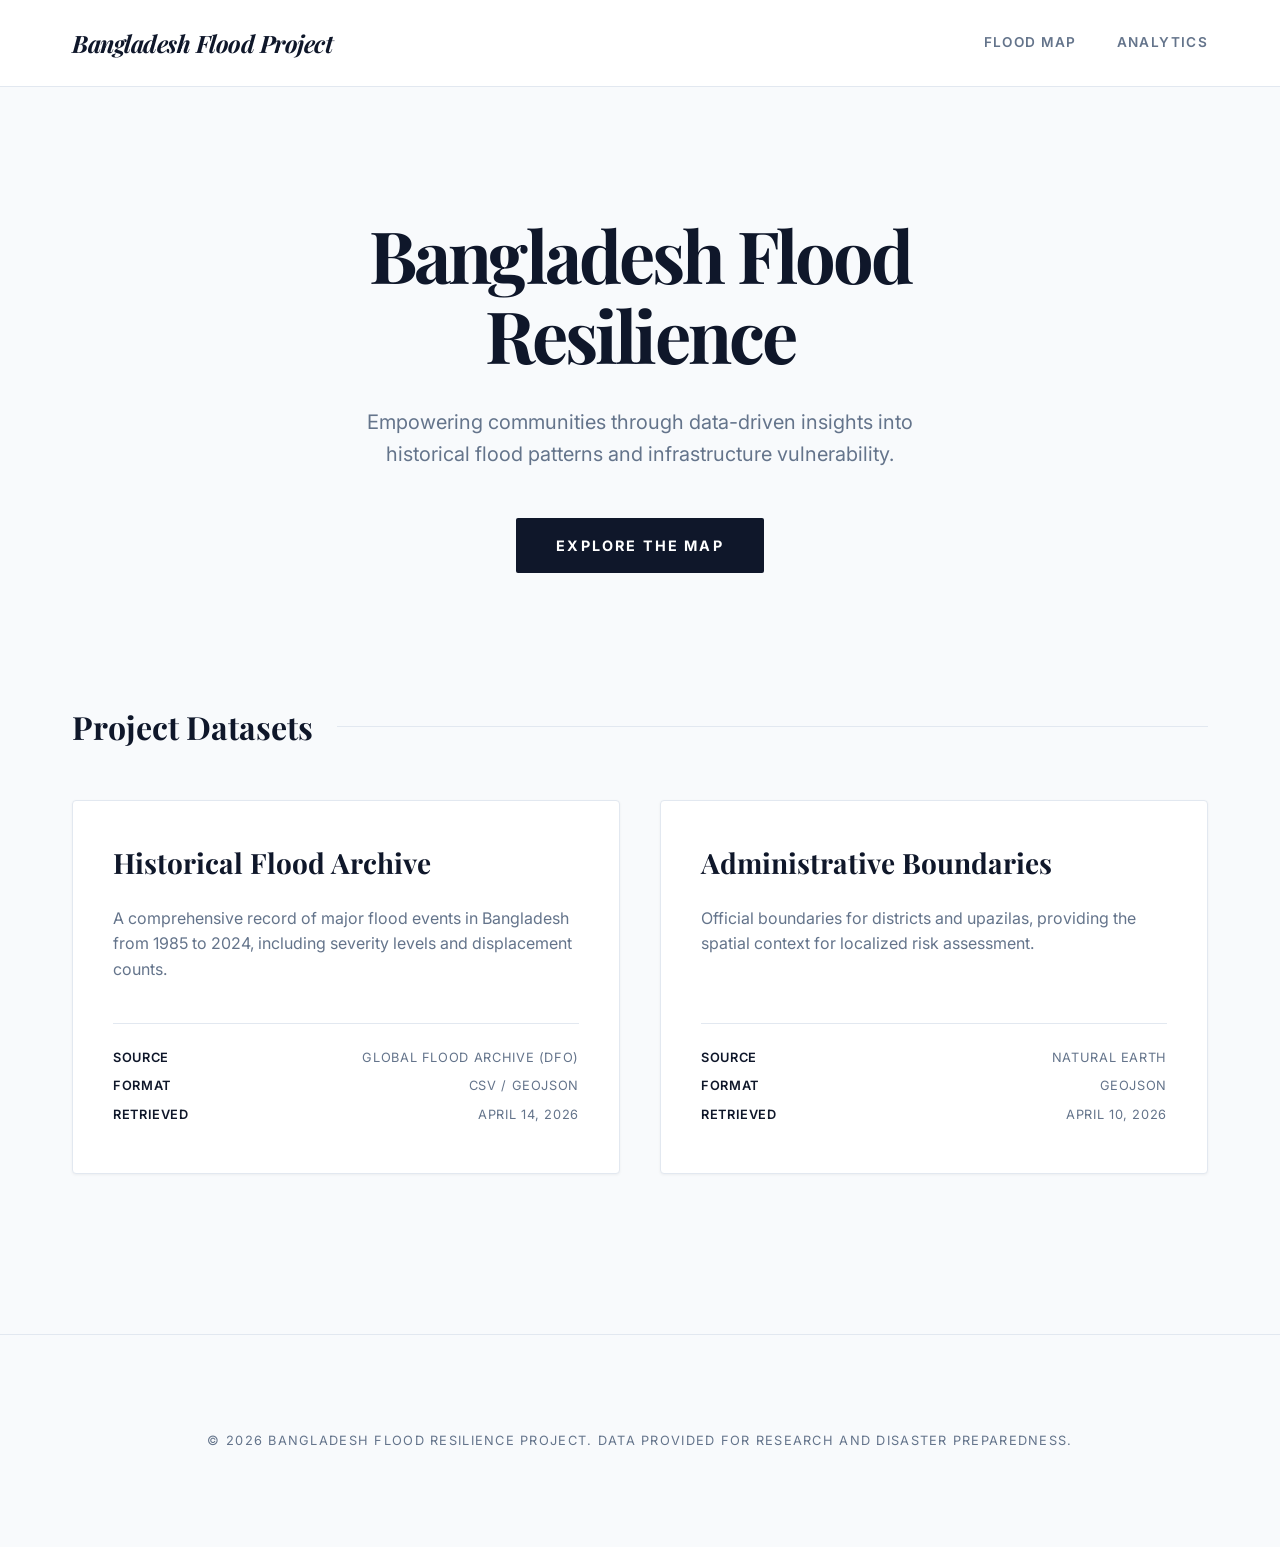
<file: index.html>
<!DOCTYPE html>
<html lang="en">
<head>
    <meta charset="UTF-8">
    <meta name="viewport" content="width=device-width, initial-scale=1.0">
    <title>Bangladesh Flood Resilience Project</title>
    <link href="https://fonts.googleapis.com/css2?family=Inter:wght@400;600;700&family=Playfair+Display:ital,wght@0,700;1,700&display=swap" rel="stylesheet">
    <style>
        :root {
            --primary: #0f172a;
            --accent: #fef01e;
            --bg: #f8fafc;
            --card-bg: #ffffff;
            --text-main: #0f172a;
            --text-muted: #64748b;
            --border: #e2e8f0;
        }

        * {
            margin: 0;
            padding: 0;
            box-sizing: border-box;
        }

        body {
            font-family: 'Inter', sans-serif;
            background-color: var(--bg);
            color: var(--text-main);
            line-height: 1.6;
        }

        header {
            background-color: white;
            color: var(--primary);
            padding: 1.5rem 0;
            position: sticky;
            top: 0;
            z-index: 1000;
            border-bottom: 1px solid var(--border);
        }

        nav {
            max-width: 1200px;
            margin: 0 auto;
            display: flex;
            justify-content: space-between;
            align-items: center;
            padding: 0 2rem;
        }

        .logo {
            font-family: 'Playfair Display', serif;
            font-weight: 700;
            font-size: 1.5rem;
            letter-spacing: -0.02em;
            font-style: italic;
            color: var(--primary);
        }

        .nav-links {
            display: flex;
            gap: 2.5rem;
        }

        .nav-links a {
            color: var(--text-muted);
            text-decoration: none;
            font-size: 0.85rem;
            font-weight: 600;
            text-transform: uppercase;
            letter-spacing: 0.1em;
            transition: color 0.3s;
        }

        .nav-links a:hover {
            color: var(--primary);
        }

        .hero {
            max-width: 900px;
            margin: 8rem auto;
            text-align: center;
            padding: 0 2rem;
        }

        .hero h1 {
            font-family: 'Playfair Display', serif;
            font-size: 4.5rem;
            line-height: 1.1;
            font-weight: 700;
            color: var(--primary);
            margin-bottom: 2rem;
            letter-spacing: -0.04em;
        }

        .hero p {
            font-size: 1.25rem;
            color: var(--text-muted);
            margin-bottom: 3rem;
            max-width: 600px;
            margin-left: auto;
            margin-right: auto;
        }

        .container {
            max-width: 1200px;
            margin: 0 auto;
            padding: 0 2rem 6rem;
        }

        .section-title {
            font-family: 'Playfair Display', serif;
            font-size: 2rem;
            font-weight: 700;
            margin-bottom: 3rem;
            display: flex;
            align-items: center;
            gap: 1.5rem;
            color: var(--primary);
        }

        .section-title::after {
            content: "";
            flex: 1;
            height: 1px;
            background: var(--border);
        }

        .grid {
            display: grid;
            grid-template-columns: repeat(auto-fit, minmax(350px, 1fr));
            gap: 2.5rem;
            margin-bottom: 4rem;
        }

        .card {
            background: var(--card-bg);
            border: 1px solid var(--border);
            border-radius: 4px;
            padding: 2.5rem;
            transition: all 0.3s cubic-bezier(0.4, 0, 0.2, 1);
            display: flex;
            flex-direction: column;
            position: relative;
            overflow: hidden;
            box-shadow: 0 1px 3px rgba(0,0,0,0.05);
        }

        .card:hover {
            border-color: var(--primary);
            transform: translateY(-8px);
            box-shadow: 0 20px 25px -5px rgba(0, 0, 0, 0.1);
        }

        .card h3 {
            font-family: 'Playfair Display', serif;
            font-size: 1.75rem;
            font-weight: 700;
            margin-bottom: 1.25rem;
            color: var(--primary);
        }

        .card p {
            font-size: 1rem;
            color: var(--text-muted);
            margin-bottom: 2.5rem;
            flex: 1;
        }

        .metadata {
            border-top: 1px solid var(--border);
            padding-top: 1.5rem;
            margin-top: auto;
        }

        .meta-item {
            display: flex;
            justify-content: space-between;
            font-size: 0.8rem;
            margin-bottom: 0.5rem;
            text-transform: uppercase;
            letter-spacing: 0.05em;
        }

        .meta-label {
            font-weight: 600;
            color: var(--primary);
        }

        .meta-value {
            color: var(--text-muted);
        }

        .btn {
            display: inline-block;
            background: var(--primary);
            color: white;
            padding: 1rem 2.5rem;
            border-radius: 2px;
            text-decoration: none;
            font-weight: 700;
            font-size: 0.9rem;
            text-transform: uppercase;
            letter-spacing: 0.15em;
            transition: all 0.3s;
            border: none;
        }

        .btn:hover {
            background: var(--accent);
            color: black;
            transform: scale(1.05);
        }

        footer {
            text-align: center;
            padding: 6rem 2rem;
            border-top: 1px solid var(--border);
            color: var(--text-muted);
            font-size: 0.8rem;
            text-transform: uppercase;
            letter-spacing: 0.1em;
        }

        @media (max-width: 640px) {
            .hero h1 { font-size: 3rem; }
            .nav-links { display: none; }
        }
    </style>
</head>
<body>
    <header>
        <nav>
            <div class="logo">Bangladesh Flood Project</div>
            <div class="nav-links">
                <a href="flood-archive-map.html">Flood Map</a>
                <a href="analytics.html">Analytics</a>
            </div>
        </nav>
    </header>

    <main>
        <div class="hero">
            <h1>Bangladesh Flood Resilience</h1>
            <p>Empowering communities through data-driven insights into historical flood patterns and infrastructure vulnerability.</p>
            <a href="flood-archive-map.html" class="btn">Explore the Map</a>
        </div>

        <div class="container">
            <h2 class="section-title">Project Datasets</h2>
            <div class="grid">
                <!-- Dataset 1 -->
                <div class="card">
                    <h3>Historical Flood Archive</h3>
                    <p>A comprehensive record of major flood events in Bangladesh from 1985 to 2024, including severity levels and displacement counts.</p>
                    <div class="metadata">
                        <div class="meta-item">
                            <span class="meta-label">Source</span>
                            <span class="meta-value">Global Flood Archive (DFO)</span>
                        </div>
                        <div class="meta-item">
                            <span class="meta-label">Format</span>
                            <span class="meta-value">CSV / GeoJSON</span>
                        </div>
                        <div class="meta-item">
                            <span class="meta-label">Retrieved</span>
                            <span class="meta-value">April 14, 2026</span>
                        </div>
                    </div>
                </div>

                <!-- Dataset 2 -->
                <div class="card">
                    <h3>Administrative Boundaries</h3>
                    <p>Official boundaries for districts and upazilas, providing the spatial context for localized risk assessment.</p>
                    <div class="metadata">
                        <div class="meta-item">
                            <span class="meta-label">Source</span>
                            <span class="meta-value">Natural Earth</span>
                        </div>
                        <div class="meta-item">
                            <span class="meta-label">Format</span>
                            <span class="meta-value">GeoJSON</span>
                        </div>
                        <div class="meta-item">
                            <span class="meta-label">Retrieved</span>
                            <span class="meta-value">April 10, 2026</span>
                        </div>
                    </div>
                </div>
            </div>
        </div>
    </main>

    <footer>
        <p>&copy; 2026 Bangladesh Flood Resilience Project. Data provided for research and disaster preparedness.</p>
    </footer>
</body>
</html>
</file>
